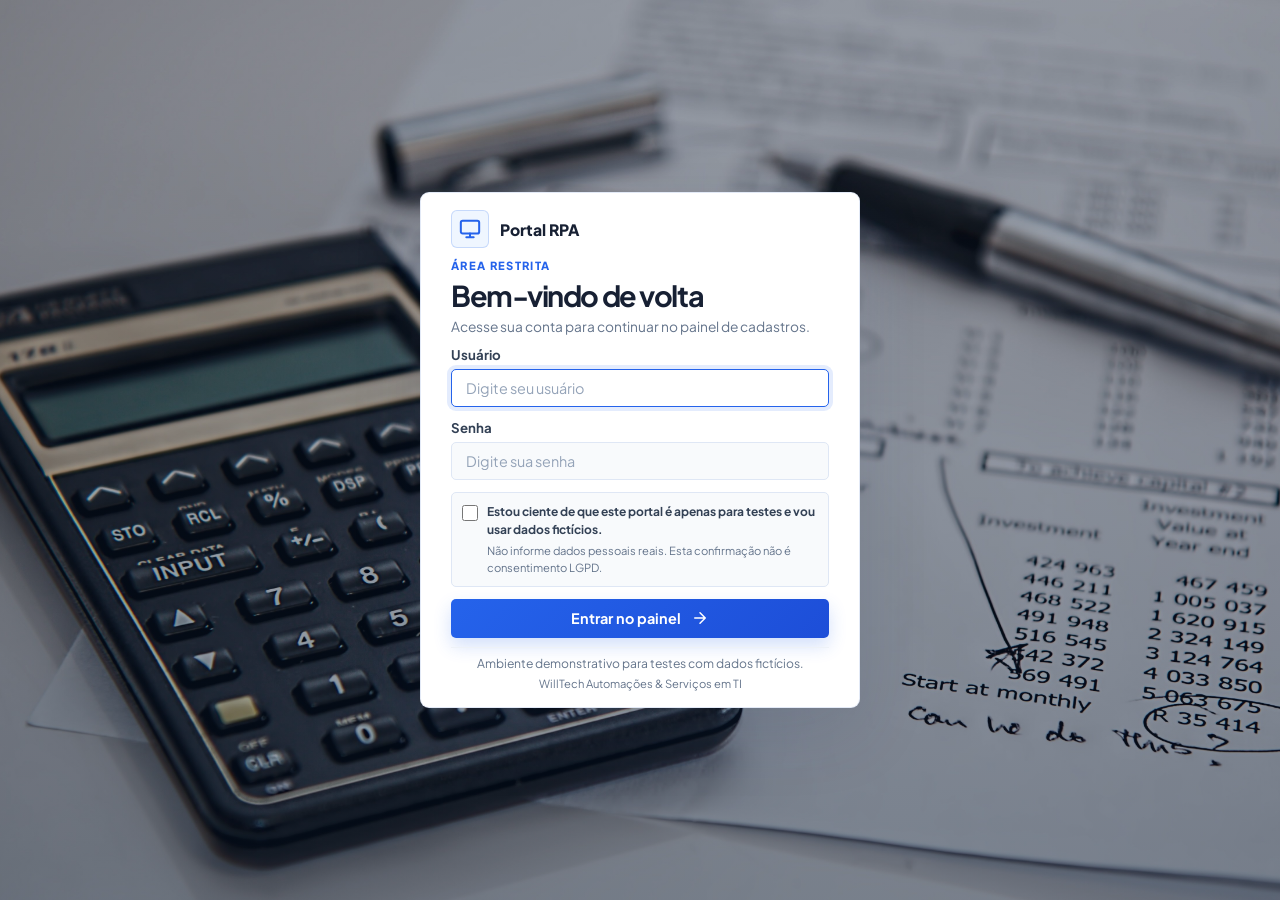
<file: templates/index.html>
<!DOCTYPE html>
<html lang="pt-BR">
<head>
  <meta charset="UTF-8">
  <meta name="viewport" content="width=device-width, initial-scale=1.0">
  <meta name="description" content="Plataforma de recepção de cadastros para automação RPA.">
  <title>Portal de Cadastros - Automação RPA</title>
  
  <!-- Fontes Modernas: Plus Jakarta Sans & JetBrains Mono -->
  <link rel="preconnect" href="https://fonts.googleapis.com">
  <link rel="preconnect" href="https://fonts.gstatic.com" crossorigin>
  <link href="https://fonts.googleapis.com/css2?family=Plus+Jakarta+Sans:wght@400;500;600;700;800&family=JetBrains+Mono:wght@400;500&display=swap" rel="stylesheet">
  
  <link rel="stylesheet" href="../css/style.css?v=8">
</head>
<body>
  <div class="app-container">
    <!-- Cabeçalho do Sistema -->
    <header class="app-header">
      <div class="header-brand">
        <div class="brand-icon">
          <svg width="22" height="22" viewBox="0 0 24 24" fill="none" stroke="currentColor" stroke-width="2.2" stroke-linecap="round" stroke-linejoin="round">
            <rect x="2" y="3" width="20" height="14" rx="2" ry="2"></rect>
            <line x1="8" y1="21" x2="16" y2="21"></line>
            <line x1="12" y1="17" x2="12" y2="21"></line>
          </svg>
        </div>
        <div>
          <h1 class="system-title">Portal de Recepção de Dados</h1>
          <p class="system-desc">Ambiente para testes em automação RPA e entrada de registros</p>
        </div>
      </div>

      <div class="header-status">
        <span class="live-pill">
          <span class="pulse-dot"></span> Pronto para Automação
        </span>
        <button id="btn_limpar_tudo" class="btn-ghost-danger" title="Limpar todos os registros recebidos" type="button">
          Limpar Registros
        </button>
        <button id="btn_theme_toggle" class="btn-ghost-danger theme-toggle" type="button" title="Alternar tema" aria-label="Alternar tema">
          <svg class="theme-icon icon-sun" viewBox="0 0 24 24" aria-hidden="true">
            <circle cx="12" cy="12" r="4"></circle>
            <path d="M12 2v2m0 16v2M4.93 4.93l1.42 1.42m11.3 11.3 1.42 1.42M2 12h2m16 0h2M4.93 19.07l1.42-1.42m11.3-11.3 1.42-1.42"></path>
          </svg>
          <svg class="theme-icon icon-moon" viewBox="0 0 24 24" aria-hidden="true">
            <path d="M20.9 13A9 9 0 0 1 11 3.1 9 9 0 1 0 20.9 13Z"></path>
          </svg>
        </button>
        <button id="btn_logout" class="btn-ghost-danger icon-action" type="button" title="Sair da sessão" aria-label="Sair da sessão">
          <svg viewBox="0 0 24 24" aria-hidden="true">
            <path d="M10 17l5-5-5-5m5 5H3"></path>
            <path d="M12 3h6a2 2 0 0 1 2 2v14a2 2 0 0 1-2 2h-6"></path>
          </svg>
        </button>
      </div>
    </header>

    <!-- Área Principal Dividida -->
    <main class="grid-layout">
      <!-- PAINEL 1: FORMULÁRIO DE ENTRADA -->
      <section class="panel-box">
        <div class="panel-header">
          <div class="panel-title-group">
            <span class="step-badge">Etapa 1</span>
            <h2 class="panel-title">Formulário de Cadastro</h2>
          </div>
          <span class="info-tag"></span>
        </div>

        <form id="form_cliente" autocomplete="off" onsubmit="event.preventDefault();">
          <div class="form-grid">
            <!-- Linha 1: Tipo e Nome -->
            <div class="form-row-2">
              <div class="field-item col-sm">
                <label for="tipocliente">Tipo *</label>
                <select id="tipocliente" name="tipocliente" required>
                  <option value="" disabled selected>Tipo</option>
                  <option value="PJ">PJ</option>
                  <option value="PF">PF</option>
                </select>
              </div>

              <div class="field-item col-lg">
                <label for="nomerazaosocial">Nome / Razão Social *</label>
                <input type="text" id="nomerazaosocial" name="nomerazaosocial" placeholder="Nome ou Razão Social" required>
              </div>
            </div>

            <!-- Linha 2: CPF/CNPJ e CEP -->
            <div class="form-row-2">
              <div class="field-item">
                <label for="cpfcnpj">CPF ou CNPJ *</label>
                <input type="text" id="cpfcnpj" name="cpfcnpj" placeholder="CPF ou CNPJ" required>
              </div>

              <div class="field-item">
                <label for="cep">CEP</label>
                <input type="text" id="cep" name="cep" placeholder="00000-000">
              </div>
            </div>

            <!-- Linha 3: Estado e Cidade -->
            <div class="form-row-2">
              <div class="field-item col-sm">
                <label for="estado">Estado *</label>
                <select id="estado" name="estado" required>
                  <option value="" disabled selected>UF</option>
                  <option value="AC">AC</option><option value="AL">AL</option><option value="AP">AP</option>
                  <option value="AM">AM</option><option value="BA">BA</option><option value="CE">CE</option>
                  <option value="DF">DF</option><option value="ES">ES</option><option value="GO">GO</option>
                  <option value="MA">MA</option><option value="MT">MT</option><option value="MS">MS</option>
                  <option value="MG">MG</option><option value="PA">PA</option><option value="PB">PB</option>
                  <option value="PR">PR</option><option value="PE">PE</option><option value="PI">PI</option>
                  <option value="RJ">RJ</option><option value="RN">RN</option><option value="RS">RS</option>
                  <option value="RO">RO</option><option value="RR">RR</option><option value="SC">SC</option>
                  <option value="SP">SP</option><option value="SE">SE</option><option value="TO">TO</option>
                </select>
              </div>

              <div class="field-item col-lg">
                <label for="cidade">Cidade *</label>
                <input type="text" id="cidade" name="cidade" placeholder="Nome da cidade" required>
              </div>
            </div>
          </div>

          <button type="submit" id="botaoadicionarcliente" class="btn-primary-action">
            <span>Cadastrar Cliente</span>
            <svg width="18" height="18" viewBox="0 0 24 24" fill="none" stroke="currentColor" stroke-width="2" stroke-linecap="round" stroke-linejoin="round">
              <line x1="5" y1="12" x2="19" y2="12"></line>
              <polyline points="12 5 19 12 12 19"></polyline>
            </svg>
          </button>
          <button type="button" id="btn_limpar_campos" class="btn-secondary-action">
            Limpar campos
          </button>
        </form>

        <div id="feedback_message" class="toast-feedback" role="status" aria-live="polite"></div>
      </section>

      <!-- PAINEL 2: TABELA DE REGISTROS RECEBIDOS -->
      <section class="panel-box">
        <div class="panel-header">
          <div class="panel-title-group">
            <span class="step-badge step-badge-teal">Etapa 2</span>
            <h2 class="panel-title">Registros Recebidos</h2>
          </div>
          <div class="counter-pill">
            Total: <strong id="clientes_count">0</strong>
          </div>
        </div>

        <div class="table-wrapper">
          <table class="data-table" id="tabela_cadastrados">
            <thead>
              <tr>
                <th>Tipo Cliente</th>
                <th>Nome Razão Social</th>
                <th>CPF / CNPJ</th>
                <th>CEP</th>
                <th>Estado</th>
                <th>Cidade</th>
              </tr>
            </thead>
            <tbody id="corpo_tabela">
              <!-- Inicia completamente vazio -->
            </tbody>
          </table>

          <div class="empty-state" id="empty_placeholder">
            <div class="empty-icon">
              <svg width="32" height="32" viewBox="0 0 24 24" fill="none" stroke="currentColor" stroke-width="1.8">
                <path d="M14 2H6a2 2 0 0 0-2 2v16a2 2 0 0 0 2 2h12a2 2 0 0 0 2-2V8z"></path>
                <polyline points="14 2 14 8 20 8"></polyline>
                <line x1="12" y1="18" x2="12" y2="12"></line>
                <line x1="9" y1="15" x2="15" y2="15"></line>
              </svg>
            </div>
            <h3>Nenhum registro recebido</h3>
            <p>Os clientes enviados pelo seu robô de automação ou formulário aparecerão aqui em tempo real.</p>
          </div>
        </div>
      </section>
    </main>
  </div>

  <script src="../js/app.js?v=3"></script>
</body>
</html>
</file>
<file: css/style.css>
/* ========================================================
   Design System: Portal Moderno de Recepção de Dados (RPA)
   Paleta: Slate / Indigo / Teal (Totalmente diferente da referência)
   ======================================================== */
:root {
  --bg-page: #edf2ff;
  --bg-surface: #ffffff;
  --bg-surface-alt: #f8fafc;
  --bg-input: #f8fafc;
  --border-color: #dfe7f5;
  --border-focus: #2563eb;

  --text-primary: #111827;
  --text-secondary: #475569;
  --text-muted: #64748b;

  --accent-primary: #2563eb;
  --accent-primary-hover: #1d4ed8;
  --accent-teal: #2563eb;
  --accent-emerald: #2563eb;
  --accent-rose: #e11d48;

  --font-family: 'Plus Jakarta Sans', system-ui, -apple-system, sans-serif;
  --font-mono: 'JetBrains Mono', monospace;
  --radius-sm: 5px;
  --radius-md: 7px;
  --radius-lg: 9px;

  --shadow-panel: 0 12px 28px -12px rgba(15, 23, 42, 0.18), 0 0 0 1px var(--border-color);
}

body.theme-dark {
  --bg-page: #0b0f19;
  --bg-surface: #131b2e;
  --bg-surface-alt: #1a243d;
  --bg-input: #0e1525;
  --border-color: #23304e;
  --border-focus: #3b82f6;

  --text-primary: #f8fafc;
  --text-secondary: #94a3b8;
  --text-muted: #64748b;

  --accent-primary: #3b82f6;
  --accent-primary-hover: #2563eb;
  --accent-teal: #60a5fa;
  --accent-emerald: #60a5fa;
  --accent-rose: #f43f5e;

  --shadow-panel: 0 10px 30px -5px rgba(0, 0, 0, 0.4), 0 0 0 1px var(--border-color);
}

/* Reset */
*, *::before, *::after {
  box-sizing: border-box;
  margin: 0;
  padding: 0;
}

body {
  font-family: var(--font-family);
  background-color: var(--bg-page);
  color: var(--text-primary);
  min-height: 100vh;
  padding: 12px 16px;
  display: flex;
  justify-content: center;
  align-items: flex-start;
  overflow-x: hidden;
  transition: background-color 0.2s ease, color 0.2s ease;
}

.app-container {
  width: 100%;
  max-width: 100%;
  display: flex;
  flex-direction: column;
  gap: 12px;
}

/* Cabeçalho da Aplicação */
.app-header {
  display: flex;
  justify-content: space-between;
  align-items: center;
  padding: 10px 18px;
  background: linear-gradient(115deg, #1d4ed8, #2563eb 62%, #0e7490);
  border: 1px solid rgba(255, 255, 255, 0.18);
  border-radius: var(--radius-md);
  box-shadow: 0 8px 20px rgba(29, 78, 216, 0.18);
}

.header-brand {
  display: flex;
  align-items: center;
  gap: 14px;
}

.brand-icon {
  width: 44px;
  height: 44px;
  border-radius: var(--radius-sm);
  background: rgba(255, 255, 255, 0.14);
  border: 1px solid rgba(255, 255, 255, 0.3);
  color: #ffffff;
  display: flex;
  align-items: center;
  justify-content: center;
}

.system-title {
  font-size: 1.25rem;
  font-weight: 700;
  letter-spacing: -0.02em;
  color: #ffffff;
}

.system-desc {
  font-size: 0.85rem;
  color: rgba(255, 255, 255, 0.78);
}

.header-status {
  display: flex;
  align-items: center;
  gap: 14px;
}

.live-pill {
  display: inline-flex;
  align-items: center;
  gap: 8px;
  font-size: 0.82rem;
  font-weight: 600;
  color: #ffffff;
  background: rgba(255, 255, 255, 0.12);
  padding: 6px 14px;
  border-radius: 6px;
  border: 1px solid rgba(255, 255, 255, 0.28);
}

.pulse-dot {
  width: 8px;
  height: 8px;
  border-radius: 50%;
  background-color: #bfdbfe;
  box-shadow: 0 0 10px rgba(191, 219, 254, 0.75);
}

.btn-ghost-danger {
  background: transparent;
  border: 1px solid rgba(37, 99, 235, 0.25);
  color: var(--accent-primary);
  font-size: 0.82rem;
  font-weight: 600;
  padding: 7px 14px;
  border-radius: var(--radius-sm);
  cursor: pointer;
  transition: all 0.2s ease;
}

.btn-ghost-danger:hover {
  background: rgba(37, 99, 235, 0.08);
  border-color: var(--accent-primary);
}

.app-header .btn-ghost-danger {
  border-color: rgba(255, 255, 255, 0.32);
  color: #ffffff;
}

.app-header .btn-ghost-danger:hover {
  background: rgba(255, 255, 255, 0.14);
  border-color: rgba(255, 255, 255, 0.7);
}

#btn_theme_toggle {
  width: 38px;
  height: 36px;
  padding: 0;
  justify-content: center;
}

.icon-action {
  display: inline-flex;
  width: 38px;
  height: 36px;
  align-items: center;
  justify-content: center;
  padding: 0;
}

.icon-action svg {
  width: 18px;
  height: 18px;
  fill: none;
  stroke: currentColor;
  stroke-width: 1.8;
  stroke-linecap: round;
  stroke-linejoin: round;
}

.theme-toggle .theme-icon {
  width: 18px;
  height: 18px;
  fill: none;
  stroke: currentColor;
  stroke-width: 1.8;
  stroke-linecap: round;
  stroke-linejoin: round;
}

.theme-toggle .icon-moon {
  display: none;
}

.theme-toggle:not(.is-light) .icon-sun {
  display: none;
}

.theme-toggle:not(.is-light) .icon-moon {
  display: block;
}

/* Layout em Grid dos Dois Painéis */
.grid-layout {
  display: grid;
  grid-template-columns: minmax(320px, 0.36fr) minmax(0, 1fr);
  gap: 14px;
  align-items: stretch;
}

@media (max-width: 980px) {
  .grid-layout {
    grid-template-columns: 1fr;
  }
}

/* Painel */
.panel-box {
  background-color: var(--bg-surface);
  border: 1px solid var(--border-color);
  border-radius: var(--radius-lg);
  padding: 16px 18px;
  box-shadow: var(--shadow-panel);
  min-width: 0;
}

.panel-header {
  display: flex;
  justify-content: space-between;
  align-items: center;
  margin-bottom: 12px;
  padding-bottom: 8px;
  border-bottom: 1px solid var(--border-color);
  gap: 8px;
}

.panel-title-group {
  display: flex;
  align-items: center;
  gap: 8px;
  min-width: 0;
}

.step-badge {
  font-size: 0.70rem;
  font-weight: 700;
  text-transform: uppercase;
  background: rgba(37, 99, 235, 0.12);
  color: var(--accent-primary);
  border: 1px solid rgba(37, 99, 235, 0.3);
  padding: 2px 7px;
  border-radius: 5px;
  flex-shrink: 0;
}

.step-badge-teal {
  background: rgba(37, 99, 235, 0.12);
  color: var(--accent-teal);
  border-color: rgba(37, 99, 235, 0.3);
}

.panel-title {
  font-size: 1.05rem;
  font-weight: 700;
  color: var(--text-primary);
  white-space: nowrap;
}

.info-tag {
  font-size: 0.72rem;
  color: var(--text-muted);
  white-space: nowrap;
  overflow: hidden;
  text-overflow: ellipsis;
}

.counter-pill {
  font-size: 0.82rem;
  color: var(--text-secondary);
  background: rgba(56, 189, 248, 0.12);
  border: 1px solid rgba(56, 189, 248, 0.35);
  padding: 4px 12px;
  border-radius: 999px;
  flex-shrink: 0;
  white-space: nowrap;
}

.counter-pill strong {
  color: var(--accent-primary);
  font-weight: 800;
  font-size: 0.90rem;
}

/* Formulário de Cadastro Compacto */
.form-grid {
  display: flex;
  flex-direction: column;
  gap: 16px;
}

.form-row-2 {
  display: flex;
  gap: 12px;
  align-items: flex-end;
}

.field-item {
  display: flex;
  flex-direction: column;
  flex: 1;
  gap: 6px;
}

.field-item.col-sm {
  flex: 0 0 35%;
}

.field-item.col-lg {
  flex: 1;
}

label {
  font-size: 0.80rem;
  font-weight: 600;
  color: var(--text-secondary);
}

input, select {
  font-family: var(--font-family);
  font-size: 0.88rem;
  background-color: var(--bg-input);
  color: var(--text-primary);
  border: 1px solid var(--border-color);
  border-radius: var(--radius-sm);
  padding: 8px 11px;
  outline: none;
  width: 100%;
  transition: all 0.18s ease;
}

input:focus, select:focus {
  border-color: var(--border-focus);
  box-shadow: 0 0 0 3px rgba(37, 99, 235, 0.2);
}

input::placeholder {
  color: #475569;
}

select {
  cursor: pointer;
}

/* Botão de Envio (Indigo Gradient) */
.btn-primary-action {
  margin-top: 14px;
  width: 100%;
  background: linear-gradient(135deg, var(--accent-primary) 0%, var(--accent-primary-hover) 100%);
  color: #ffffff;
  border: none;
  border-radius: var(--radius-sm);
  padding: 10px 18px;
  font-size: 0.90rem;
  font-weight: 700;
  display: flex;
  align-items: center;
  justify-content: center;
  gap: 8px;
  cursor: pointer;
  box-shadow: 0 4px 14px rgba(37, 99, 235, 0.28);
  transition: transform 0.12s ease, box-shadow 0.2s ease, opacity 0.2s ease;
}

.btn-primary-action:hover {
  opacity: 0.95;
  box-shadow: 0 6px 18px rgba(37, 99, 235, 0.36);
}

.btn-primary-action:active {
  transform: scale(0.99);
}

.btn-secondary-action {
  width: 100%;
  margin-top: 8px;
  padding: 9px 18px;
  border: 1px solid var(--border-color);
  border-radius: var(--radius-sm);
  color: var(--text-secondary);
  background: var(--bg-surface-alt);
  font: inherit;
  font-size: 0.88rem;
  font-weight: 600;
  cursor: pointer;
  transition: background-color 0.18s ease, border-color 0.18s ease, color 0.18s ease;
}

.btn-secondary-action:hover {
  border-color: var(--accent-primary);
  color: var(--accent-primary);
  background: rgba(37, 99, 235, 0.06);
}

/* Mensagem de Feedback Toast */
.toast-feedback {
  margin-top: 14px;
  padding: 10px 14px;
  border-radius: var(--radius-sm);
  font-size: 0.85rem;
  text-align: center;
  display: none;
  animation: fadeIn 0.2s ease;
}

.toast-feedback.show {
  display: block;
}

.toast-feedback.success {
  background: rgba(37, 99, 235, 0.1);
  border: 1px solid rgba(37, 99, 235, 0.25);
  color: #1d4ed8;
}

.toast-feedback.error {
  background: rgba(244, 63, 94, 0.15);
  border: 1px solid rgba(244, 63, 94, 0.3);
  color: #fca5a5;
}

@keyframes fadeIn {
  from { opacity: 0; transform: translateY(-4px); }
  to { opacity: 1; transform: translateY(0); }
}

/* Tabela de Dados Recebidos com Barra de Rolagem Fixa */
.table-wrapper {
  overflow-y: auto;
  overflow-x: auto;
  border: 1px solid var(--border-color);
  border-radius: var(--radius-sm);
  background-color: var(--bg-input);
  height: 400px;
  max-height: 400px;
  max-width: 100%;
  position: relative;
}

/* Scrollbar Personalizada */
.table-wrapper::-webkit-scrollbar {
  width: 7px;
  height: 7px;
}
.table-wrapper::-webkit-scrollbar-track {
  background: var(--bg-surface-alt);
}
.table-wrapper::-webkit-scrollbar-thumb {
  background: var(--border-color);
  border-radius: 4px;
}
.table-wrapper::-webkit-scrollbar-thumb:hover {
  background: var(--text-muted);
}

.data-table {
  width: 100%;
  border-collapse: collapse;
  text-align: left;
  font-size: 0.86rem;
}

.data-table th {
  position: sticky;
  top: 0;
  z-index: 5;
  background-color: var(--bg-surface-alt);
  color: var(--text-secondary);
  font-weight: 600;
  padding: 10px 12px;
  border-bottom: 1px solid var(--border-color);
  white-space: nowrap;
  box-shadow: 0 1px 0 var(--border-color);
}

.data-table td {
  padding: 9px 12px;
  border-bottom: 1px solid var(--border-color);
  color: var(--text-primary);
  vertical-align: middle;
  white-space: nowrap;
}

.data-table tbody tr:hover {
  background-color: rgba(37, 99, 235, 0.05);
}

/* Badges de Tipo */
.badge-pf {
  display: inline-block;
  font-size: 0.72rem;
  font-weight: 700;
  padding: 2px 7px;
  border-radius: 4px;
  background: rgba(37, 99, 235, 0.12);
  color: #1d4ed8;
  border: 1px solid rgba(37, 99, 235, 0.3);
}

.badge-pj {
  display: inline-block;
  font-size: 0.72rem;
  font-weight: 700;
  padding: 2px 7px;
  border-radius: 4px;
  background: rgba(14, 165, 233, 0.15);
  color: #38bdf8;
  border: 1px solid rgba(14, 165, 233, 0.3);
}

.badge-uf {
  display: inline-block;
  font-size: 0.72rem;
  font-weight: 700;
  padding: 2px 6px;
  border-radius: 4px;
  background: rgba(37, 99, 235, 0.12);
  color: #1d4ed8;
  border: 1px solid rgba(37, 99, 235, 0.25);
}

.doc-mono {
  font-family: var(--font-mono);
  font-size: 0.82rem;
  color: var(--text-secondary);
}

/* Botão de Excluir Registro Individual */
.btn-delete-row {
  background: transparent;
  border: none;
  color: var(--text-muted);
  cursor: pointer;
  padding: 4px 6px;
  border-radius: 4px;
  transition: all 0.15s ease;
}

.btn-delete-row:hover {
  color: var(--accent-rose);
  background: rgba(244, 63, 94, 0.12);
}

/* Estado Vazio */
.empty-state {
  position: absolute;
  inset: 41px 0 0;
  display: flex;
  flex-direction: column;
  align-items: center;
  justify-content: center;
  padding: 24px 20px;
  text-align: center;
  color: var(--text-muted);
}

.empty-icon {
  width: 56px;
  height: 56px;
  border-radius: 50%;
  background: rgba(37, 99, 235, 0.08);
  border: 1px solid rgba(37, 99, 235, 0.15);
  color: var(--accent-primary);
  display: flex;
  align-items: center;
  justify-content: center;
  margin-bottom: 14px;
}

.empty-state h3 {
  font-size: 1rem;
  color: var(--text-primary);
  margin-bottom: 6px;
}

.empty-state p {
  font-size: 0.84rem;
  max-width: 320px;
  line-height: 1.5;
  color: var(--text-secondary);
}

body.theme-dark .step-badge {
  color: #93c5fd;
}

body.theme-dark .step-badge-teal {
  color: #93c5fd;
}

body.theme-dark .badge-pf {
  color: #93c5fd;
}

body.theme-dark .badge-uf,
body.theme-dark .toast-feedback.success {
  color: #93c5fd;
}

body.theme-dark .table-wrapper::-webkit-scrollbar-track {
  background: #090e1a;
}

body.theme-dark .table-wrapper::-webkit-scrollbar-thumb {
  background: #233252;
}

body.theme-dark .table-wrapper::-webkit-scrollbar-thumb:hover {
  background: #374b78;
}

body.theme-dark input::placeholder {
  color: #8290a8;
}

@media (max-width: 700px) {
  body {
    padding: 10px;
  }

  .app-header {
    align-items: flex-start;
    flex-direction: column;
    gap: 14px;
    padding: 14px;
  }

  .header-brand {
    align-items: flex-start;
  }

  .system-title {
    font-size: 1.05rem;
  }

  .system-desc {
    font-size: 0.78rem;
  }

  .header-status {
    width: 100%;
    flex-wrap: wrap;
    gap: 8px;
  }

  .live-pill {
    margin-right: auto;
  }
}

@media (max-width: 480px) {
  .panel-box {
    padding: 14px;
  }

  .form-row-2 {
    align-items: stretch;
    flex-direction: column;
  }

  .field-item.col-sm {
    flex-basis: auto;
  }

  .panel-title {
    font-size: 0.95rem;
  }
}

@media (min-width: 981px) {
  .grid-layout > .panel-box:first-child {
    display: flex;
    flex-direction: column;
  }

  .form-grid {
    gap: 16px;
  }

  .form-row-2 {
    align-items: flex-end;
  }
}

#feedback_message {
  display: block;
  min-height: 44px;
  visibility: hidden;
}

#feedback_message.show {
  visibility: visible;
}
</file>
<file: css/login.css>
:root {
  color-scheme: light;
  --page: #edf2ff;
  --surface: #ffffff;
  --text: #172033;
  --muted: #64748b;
  --border: #dfe7f5;
  --accent: #2563eb;
  --accent-hover: #1d4ed8;
  font-family: 'Plus Jakarta Sans', system-ui, -apple-system, sans-serif;
}

* {
  box-sizing: border-box;
}

body {
  min-width: 320px;
  min-height: 100vh;
  margin: 0;
  color: var(--text);
  background:
    linear-gradient(rgba(8, 24, 48, 0.34), rgba(8, 24, 48, 0.48)),
    url("../static/imagem.jpg") center / cover fixed,
    var(--page);
}

.login-layout {
  display: grid;
  min-height: 100vh;
  place-items: center;
  padding: 14px 20px;
}

.login-card {
  width: min(100%, 440px);
  padding: 17px 30px;
  border: 1px solid rgba(223, 231, 245, 0.9);
  border-radius: 9px;
  background: var(--surface);
  box-shadow: 0 24px 70px rgba(37, 51, 91, 0.13);
}

.login-brand {
  display: inline-flex;
  align-items: center;
  gap: 11px;
  margin-bottom: 10px;
  color: var(--text);
  font-size: 0.98rem;
  font-weight: 800;
  text-decoration: none;
}

.brand-icon {
  display: grid;
  width: 38px;
  height: 38px;
  place-items: center;
  border: 1px solid rgba(37, 99, 235, 0.2);
  border-radius: 6px;
  color: var(--accent);
  background: #eff6ff;
}

.login-heading {
  margin-bottom: 9px;
}

.eyebrow {
  margin: 0 0 5px;
  color: var(--accent);
  font-size: 0.7rem;
  font-weight: 800;
  letter-spacing: 0.12em;
}

.login-heading h1 {
  margin: 0 0 4px;
  font-size: clamp(1.55rem, 6vw, 1.8rem);
  letter-spacing: -0.05em;
}

.login-heading > p:last-child {
  margin: 0;
  color: var(--muted);
  font-size: 0.86rem;
  line-height: 1.45;
}

.field-item {
  display: flex;
  flex-direction: column;
  gap: 6px;
  margin-bottom: 12px;
}

label {
  color: #334155;
  font-size: 0.83rem;
  font-weight: 700;
}

input {
  width: 100%;
  min-height: 38px;
  padding: 0 14px;
  border: 1px solid var(--border);
  border-radius: 5px;
  outline: none;
  background: #f8fafc;
  color: var(--text);
  font: inherit;
  font-size: 0.9rem;
  transition: border-color 0.18s ease, box-shadow 0.18s ease, background 0.18s ease;
}

input::placeholder {
  color: #94a3b8;
}

input:focus {
  border-color: var(--accent);
  background: #fff;
  box-shadow: 0 0 0 4px rgba(37, 99, 235, 0.12);
}

.login-test-data {
  display: flex;
  align-items: flex-start;
  gap: 9px;
  margin: 0 0 12px;
  padding: 10px;
  border: 1px solid var(--border);
  border-radius: 5px;
  background: #f8fafc;
}

.login-test-data input[type="checkbox"] {
  flex: 0 0 auto;
  width: 16px;
  min-height: 16px;
  margin: 2px 0 0;
  padding: 0;
  accent-color: var(--accent);
  cursor: pointer;
}

.login-test-data label {
  display: block;
  font-size: 0.75rem;
  line-height: 1.5;
  cursor: pointer;
}

.login-test-data label span {
  display: block;
  margin-top: 3px;
  color: var(--muted);
  font-size: 0.7rem;
  font-weight: 400;
}

.login-button {
  display: flex;
  width: 100%;
  min-height: 39px;
  align-items: center;
  justify-content: center;
  gap: 10px;
  margin-top: 8px;
  border: 0;
  border-radius: 5px;
  color: #fff;
  background: linear-gradient(135deg, var(--accent), var(--accent-hover));
  box-shadow: 0 8px 18px rgba(37, 99, 235, 0.2);
  cursor: pointer;
  font: inherit;
  font-size: 0.9rem;
  font-weight: 700;
  transition: transform 0.15s ease, box-shadow 0.15s ease;
}

.login-button:hover {
  transform: translateY(-1px);
  box-shadow: 0 11px 22px rgba(37, 99, 235, 0.27);
}

.login-button:focus-visible,
.login-brand:focus-visible {
  outline: 3px solid rgba(37, 99, 235, 0.35);
  outline-offset: 3px;
}

.login-error {
  display: none;
  margin: 14px 0 0;
  padding: 11px 12px;
  border: 1px solid #fecaca;
  border-radius: 5px;
  color: #b91c1c;
  background: #fef2f2;
  font-size: 0.84rem;
}

.login-error.show {
  display: block;
}

.login-footnote {
  margin: 9px 0 0;
  padding-top: 7px;
  border-top: 1px solid #eef2f7;
  color: var(--muted);
  font-size: 0.76rem;
  text-align: center;
}

body.theme-dark {
  color-scheme: dark;
  --page: #0b0f19;
  --surface: #131b2e;
  --text: #f8fafc;
  --muted: #a4b0c3;
  --border: #2b3855;
  --accent: #60a5fa;
  --accent-hover: #3b82f6;
}

body.theme-dark .login-card {
  border-color: var(--border);
  box-shadow: 0 24px 70px rgba(0, 0, 0, 0.35);
}

body.theme-dark .brand-icon {
  border-color: rgba(96, 165, 250, 0.28);
  color: var(--accent);
  background: rgba(59, 130, 246, 0.14);
}

body.theme-dark label {
  color: #dbe3f0;
}

body.theme-dark input {
  border-color: var(--border);
  background: #0e1525;
  color: var(--text);
}

body.theme-dark input:focus {
  border-color: var(--accent);
}

body.theme-dark .login-test-data {
  border-color: var(--border);
  background: #0e1525;
}

body.theme-dark .login-footnote {
  border-color: var(--border);
}

.login-company {
  margin: 5px 0 0;
  color: var(--muted);
  font-size: 0.7rem;
  text-align: center;
}

@media (max-width: 480px) {
  .login-card {
    padding: 17px 20px;
  }

  .login-brand {
    margin-bottom: 10px;
  }
}
</file>
